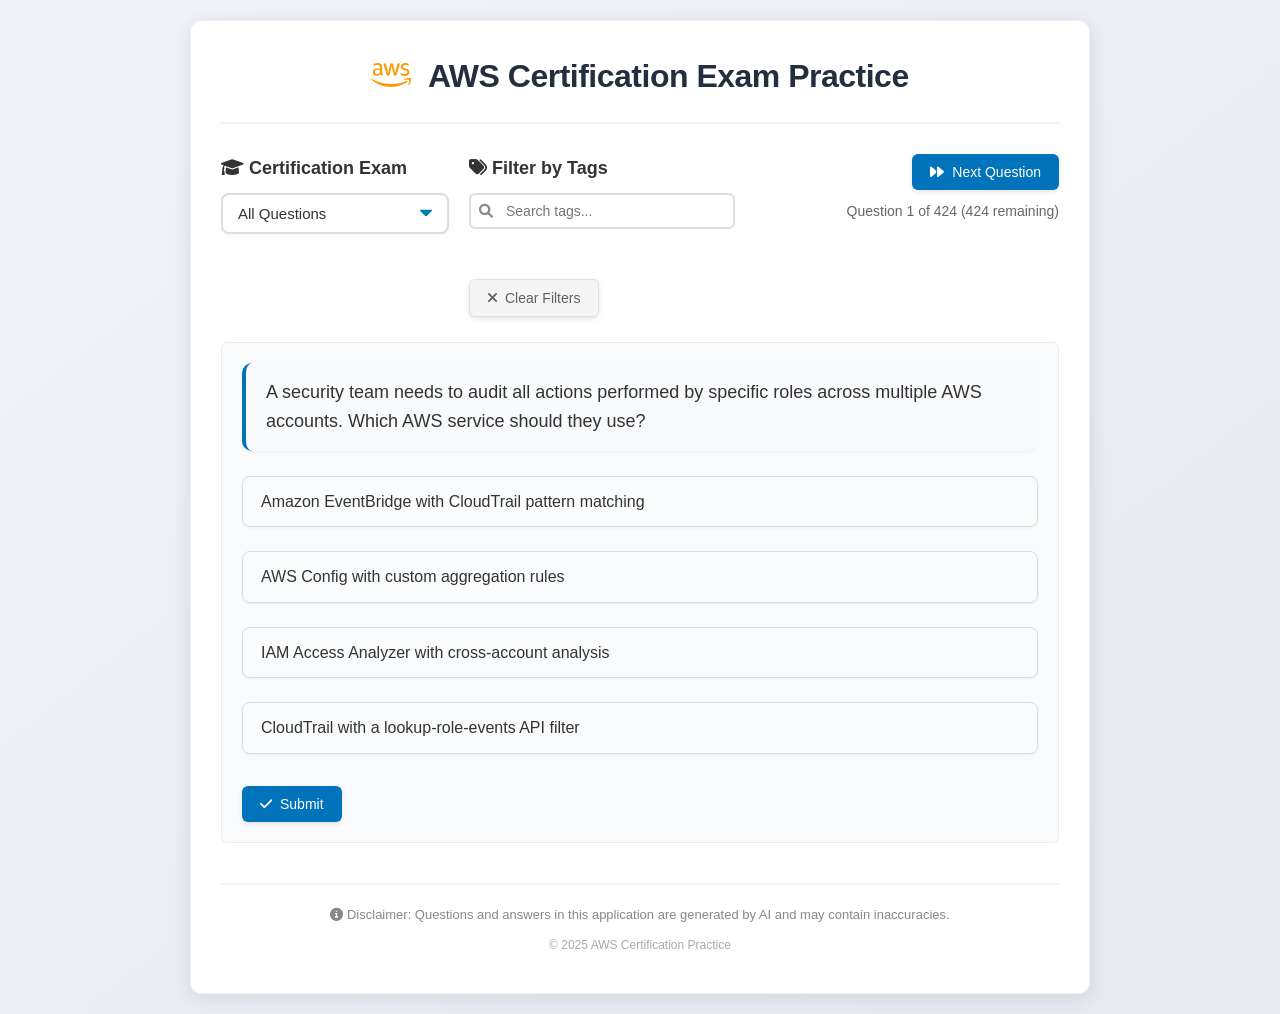
<file: index.html>
<!DOCTYPE html>
<html lang="en">
<head>
    <meta charset="UTF-8">
    <meta name="viewport" content="width=device-width, initial-scale=1.0">
    <title>AWS Certification Exam Practice</title>
    <link rel="stylesheet" href="styles.css">
    <link rel="stylesheet" href="https://cdnjs.cloudflare.com/ajax/libs/font-awesome/6.0.0-beta3/css/all.min.css">
</head>
<body>
    <div class="container">
        <header>
            <h1><i class="fab fa-aws"></i> AWS Certification Exam Practice</h1>
        </header>
        
        <div class="controls">
            <div class="profile-section">
                <h3><i class="fas fa-graduation-cap"></i> Certification Exam</h3>
                <select id="profile-selector">
                    <option value="all">All Questions</option>
                </select>
            </div>
            <div class="filter-section">
                <h3><i class="fas fa-tags"></i> Filter by Tags</h3>
                <div class="tag-search-wrapper">
                    <div class="tag-search-input">
                        <i class="fas fa-search"></i>
                        <input type="text" id="tag-search" placeholder="Search tags..." autocomplete="off">
                    </div>
                    <div id="tag-suggestions" class="hidden"></div>
                </div>
                <div id="selected-tags-container"></div>
                <button id="clear-filters"><i class="fas fa-times"></i> Clear Filters</button>
            </div>
            <div class="question-controls">
                <button id="next-question"><i class="fas fa-forward"></i> Next Question</button>
                <span id="question-counter">Question 0 of 0</span>
            </div>
        </div>
        
        <div class="question-container">
            <div id="question-text"></div>
            
            <div id="multiple-choice-container" class="hidden">
                <div id="options-container"></div>
                <button id="submit-answer"><i class="fas fa-check"></i> Submit</button>
                <div id="feedback" class="hidden"></div>
            </div>
            
            <div id="open-ended-container" class="hidden">
                <button id="reveal-answer"><i class="fas fa-eye"></i> Reveal Answer</button>
                <div id="answer-text" class="hidden"></div>
            </div>
        </div>
        
        <footer class="disclaimer">
            <p><i class="fas fa-info-circle"></i> Disclaimer: Questions and answers in this application are generated by AI and may contain inaccuracies.</p>
            <p class="copyright">© 2025 AWS Certification Practice</p>
        </footer>
    </div>
    <script src="main.js"></script>
</body>
</html>
</file>
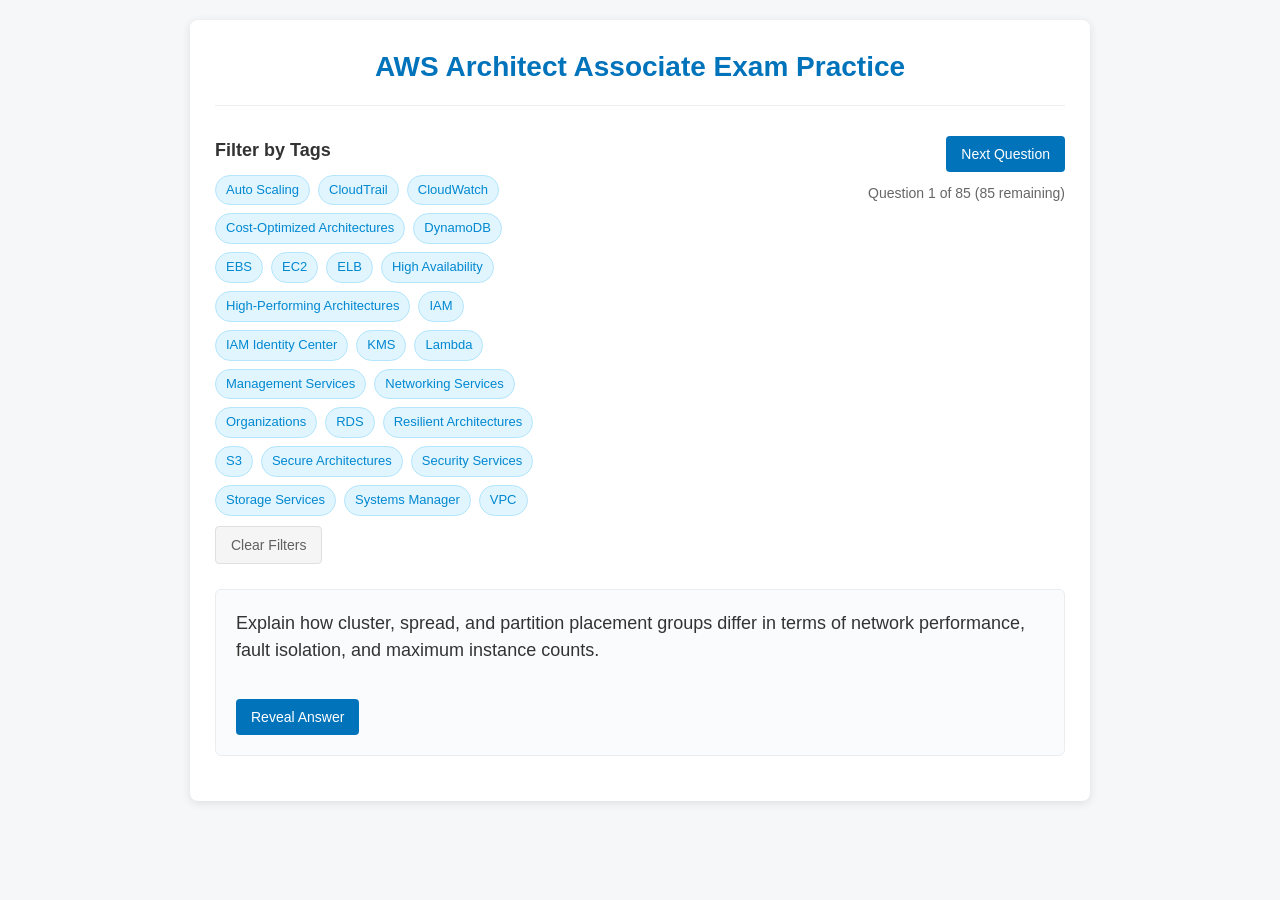
<file: aws-exam-practice/index.html>
<!DOCTYPE html>
<html lang="en">
<head>
    <meta charset="UTF-8">
    <meta name="viewport" content="width=device-width, initial-scale=1.0">
    <title>AWS Architect Associate Exam Practice</title>
    <link rel="stylesheet" href="styles.css">
</head>
<body>
    <div class="container">
        <header>
            <h1>AWS Architect Associate Exam Practice</h1>
        </header>
        
        <div class="controls">
            <div class="filter-section">
                <h3>Filter by Tags</h3>
                <div id="tags-container"></div>
                <button id="clear-filters">Clear Filters</button>
            </div>
            <div class="question-controls">
                <button id="next-question">Next Question</button>
                <span id="question-counter">Question 0 of 0</span>
            </div>
        </div>
        
        <div class="question-container">
            <div id="question-text"></div>
            
            <div id="multiple-choice-container" class="hidden">
                <div id="options-container"></div>
                <button id="submit-answer">Submit</button>
                <div id="feedback" class="hidden"></div>
            </div>
            
            <div id="open-ended-container" class="hidden">
                <button id="reveal-answer">Reveal Answer</button>
                <div id="answer-text" class="hidden"></div>
            </div>
        </div>
    </div>
    <script src="main.js"></script>
</body>
</html>
</file>
<file: styles.css>
/* Reset and base styles */
* {
    margin: 0;
    padding: 0;
    box-sizing: border-box;
}

body {
    font-family: 'Segoe UI', Tahoma, Geneva, Verdana, sans-serif;
    line-height: 1.6;
    color: #333;
    background-color: #f0f3f8;
    padding: 20px;
    background-image: linear-gradient(to bottom right, #f0f3f8, #e6eaf0);
    min-height: 100vh;
}

.container {
    max-width: 900px;
    margin: 0 auto;
    background-color: #fff;
    border-radius: 12px;
    box-shadow: 0 4px 20px rgba(0, 0, 0, 0.1);
    padding: 30px;
    border: 1px solid rgba(0, 0, 0, 0.05);
}

header {
    text-align: center;
    margin-bottom: 30px;
    padding-bottom: 20px;
    border-bottom: 2px solid #f0f3f8;
    position: relative;
}

header h1 {
    color: #232f3e; /* AWS dark blue */
    font-size: 32px;
    font-weight: 600;
    letter-spacing: -0.5px;
}

header h1 i {
    color: #ff9900; /* AWS orange */
    margin-right: 10px;
}

/* Controls section */
.controls {
    display: flex;
    justify-content: space-between;
    align-items: flex-start;
    margin-bottom: 25px;
    gap: 20px;
}

.profile-section {
    flex-basis: 30%;
}

.profile-section h3 {
    margin-bottom: 10px;
    font-size: 18px;
    color: #333;
}

#profile-selector {
    width: 100%;
    padding: 10px 15px;
    font-size: 15px;
    border: 2px solid #ddd;
    border-radius: 8px;
    background-color: #fff;
    color: #333;
    cursor: pointer;
    transition: all 0.3s ease;
    appearance: none;
    background-image: url("data:image/svg+xml;charset=US-ASCII,%3Csvg%20xmlns%3D%22http%3A%2F%2Fwww.w3.org%2F2000%2Fsvg%22%20width%3D%22292.4%22%20height%3D%22292.4%22%3E%3Cpath%20fill%3D%22%23007CB2%22%20d%3D%22M287%2069.4a17.6%2017.6%200%200%200-13-5.4H18.4c-5%200-9.3%201.8-12.9%205.4A17.6%2017.6%200%200%200%200%2082.2c0%205%201.8%209.3%205.4%2012.9l128%20127.9c3.6%203.6%207.8%205.4%2012.8%205.4s9.2-1.8%2012.8-5.4L287%2095c3.5-3.5%205.4-7.8%205.4-12.8%200-5-1.9-9.2-5.5-12.8z%22%2F%3E%3C%2Fsvg%3E");
    background-repeat: no-repeat;
    background-position: right 15px top 50%;
    background-size: 12px auto;
    padding-right: 30px;
    box-shadow: 0 1px 3px rgba(0, 0, 0, 0.05);
}

#profile-selector:hover {
    border-color: #0073bb;
    transform: translateY(-1px);
    box-shadow: 0 2px 5px rgba(0, 0, 0, 0.1);
}

#profile-selector:focus {
    outline: none;
    border-color: #0073bb;
    box-shadow: 0 0 0 3px rgba(0, 115, 187, 0.2);
}

.filter-section {
    flex-basis: 35%;
}

.filter-section h3 {
    margin-bottom: 10px;
    font-size: 18px;
    color: #333;
}

.question-controls {
    text-align: right;
    flex-basis: 40%;
    display: flex;
    flex-direction: column;
    gap: 10px;
    align-items: flex-end;
}

#question-counter {
    font-size: 14px;
    color: #666;
}

/* Tags styling */
.filter-section {
    position: relative;
}

.tag-search-wrapper {
    position: relative;
    margin-bottom: 10px;
}

.tag-search-input {
    position: relative;
    display: flex;
    align-items: center;
}

.tag-search-input i {
    position: absolute;
    left: 10px;
    color: #888;
    font-size: 14px;
}

#tag-search {
    width: 100%;
    padding: 8px 10px 8px 35px;
    border: 2px solid #ddd;
    border-radius: 6px;
    font-size: 14px;
    transition: all 0.3s ease;
}

#tag-search:focus {
    outline: none;
    border-color: #0073bb;
    box-shadow: 0 0 0 2px rgba(0, 115, 187, 0.1);
}

#tag-suggestions {
    position: absolute;
    top: 100%;
    left: 0;
    right: 0;
    background-color: white;
    border: 1px solid #ddd;
    border-radius: 0 0 6px 6px;
    box-shadow: 0 4px 10px rgba(0, 0, 0, 0.1);
    max-height: 200px;
    overflow-y: auto;
    z-index: 10;
    margin-top: -1px;
}

.tag-suggestion {
    padding: 8px 12px;
    cursor: pointer;
    transition: background-color 0.2s;
    border-bottom: 1px solid #f0f0f0;
    display: flex;
    justify-content: space-between;
    align-items: center;
}

.tag-suggestion:hover {
    background-color: #f5f9ff;
}

.tag-suggestion .checkbox {
    width: 16px;
    height: 16px;
    border: 2px solid #ddd;
    border-radius: 3px;
    margin-right: 8px;
    display: inline-flex;
    align-items: center;
    justify-content: center;
    transition: all 0.2s;
    flex-shrink: 0;
}

.tag-suggestion.selected .checkbox {
    background-color: #0073bb;
    border-color: #0073bb;
}

.tag-suggestion.selected .checkbox:after {
    content: '\2713';
    color: white;
    font-size: 12px;
    line-height: 1;
}

.tag-suggestion.selected {
    background-color: #f0f7ff;
}

.multi-select-actions {
    padding: 8px 12px;
    display: flex;
    justify-content: space-between;
    border-top: 1px solid #eee;
    background-color: #f8fafc;
}

.multi-select-actions button {
    padding: 5px 10px;
    font-size: 12px;
    background-color: #f0f3f8;
    color: #555;
    border: 1px solid #ddd;
}

.multi-select-actions button.apply {
    background-color: #0073bb;
    color: white;
    border: none;
}

.tag-suggestion:last-child {
    border-bottom: none;
}

#selected-tags-container {
    display: flex;
    flex-wrap: wrap;
    gap: 6px;
    margin-bottom: 10px;
    min-height: 30px;
}

#tags-container::-webkit-scrollbar {
    width: 6px;
}

#tags-container::-webkit-scrollbar-track {
    background: #f1f1f1;
    border-radius: 4px;
}

#tags-container::-webkit-scrollbar-thumb {
    background: #b3e5fc;
    border-radius: 4px;
}

.tag {
    display: inline-block;
    background-color: #e9f5ff;
    color: #0073bb;
    padding: 6px 12px;
    border-radius: 20px;
    margin: 3px;
    font-size: 13px;
    cursor: pointer;
    transition: all 0.3s ease;
    border: 1px solid rgba(0, 115, 187, 0.1);
    box-shadow: 0 1px 3px rgba(0, 0, 0, 0.05);
}

.tag:hover {
    background-color: #d0ebff;
    transform: translateY(-1px);
    box-shadow: 0 2px 5px rgba(0, 0, 0, 0.1);
}

.tag.selected {
    background-color: #0073bb;
    color: white;
    border-color: #0073bb;
    font-weight: 500;
}

/* Question container styling */
.question-container {
    background-color: #fafbfc;
    border: 1px solid #eaedf0;
    border-radius: 6px;
    padding: 20px;
    margin-bottom: 20px;
}

#question-text {
    font-size: 18px;
    margin-bottom: 25px;
    line-height: 1.6;
    padding: 15px 20px;
    background-color: #f8fafc;
    border-radius: 10px;
    border-left: 4px solid #0073bb;
    box-shadow: 0 1px 3px rgba(0, 0, 0, 0.05);
}

/* Multiple choice styling */
#options-container {
    display: flex;
    flex-direction: column;
    gap: 12px;
    margin-bottom: 20px;
}

.option {
    padding: 12px 18px;
    margin-bottom: 12px;
    border: 1px solid #ddd;
    border-radius: 8px;
    cursor: pointer;
    transition: all 0.3s ease;
    position: relative;
    box-shadow: 0 1px 3px rgba(0, 0, 0, 0.05);
}

.option:hover {
    background-color: #f9f9f9;
    transform: translateY(-1px);
    box-shadow: 0 2px 5px rgba(0, 0, 0, 0.1);
}

.option.selected {
    border-color: #0073bb;
    background-color: #e9f5ff;
    font-weight: 500;
}

.option.correct {
    background-color: #e8f5e9;
    border-color: #a5d6a7;
}

.option.incorrect {
    background-color: #ffebee;
    border-color: #ef9a9a;
}

/* Open ended question styling */
#answer-text {
    background-color: #e8f5e9;
    border-left: 4px solid #66bb6a;
    padding: 15px;
    margin-top: 15px;
    border-radius: 4px;
}

/* Feedback styling */
#feedback {
    margin-top: 15px;
    padding: 12px;
    border-radius: 4px;
}

#feedback.correct {
    background-color: #e8f5e9;
    border-left: 4px solid #66bb6a;
    color: #2e7d32;
}

#feedback.incorrect {
    background-color: #ffebee;
    border-left: 4px solid #ef5350;
    color: #c62828;
}

/* Button styling */
button {
    background-color: #0073bb;
    color: white;
    border: none;
    padding: 10px 18px;
    border-radius: 6px;
    cursor: pointer;
    font-size: 14px;
    transition: all 0.3s ease;
    font-weight: 500;
    display: inline-flex;
    align-items: center;
    justify-content: center;
    gap: 8px;
    box-shadow: 0 2px 5px rgba(0, 0, 0, 0.1);
}

button:hover {
    background-color: #005a93;
    transform: translateY(-1px);
    box-shadow: 0 4px 8px rgba(0, 0, 0, 0.15);
}

button:active {
    transform: translateY(0);
    box-shadow: 0 2px 3px rgba(0, 0, 0, 0.1);
}

button:disabled {
    background-color: #ccc;
    cursor: not-allowed;
    transform: none;
    box-shadow: none;
}

button i {
    font-size: 14px;
}

#clear-filters {
    background-color: #f5f5f5;
    color: #616161;
    border: 1px solid #e0e0e0;
}

#clear-filters:hover {
    background-color: #e0e0e0;
}

#reveal-answer {
    margin-top: 15px;
}

/* Disclaimer footer styling */
.disclaimer {
    margin-top: 40px;
    padding-top: 20px;
    border-top: 2px solid #f0f3f8;
    font-size: 13px;
    color: #888;
    text-align: center;
}

.disclaimer p {
    margin-bottom: 8px;
}

.copyright {
    font-size: 12px;
    color: #aaa;
    margin-top: 10px;
}

/* Utility classes */
.hidden {
    display: none;
}
</file>
<file: aws-exam-practice/styles.css>
/* Reset and base styles */
* {
    margin: 0;
    padding: 0;
    box-sizing: border-box;
}

body {
    font-family: 'Segoe UI', Tahoma, Geneva, Verdana, sans-serif;
    line-height: 1.6;
    color: #333;
    background-color: #f5f7f9;
    padding: 20px;
}

.container {
    max-width: 900px;
    margin: 0 auto;
    background-color: #fff;
    border-radius: 8px;
    box-shadow: 0 2px 10px rgba(0, 0, 0, 0.1);
    padding: 25px;
}

header {
    text-align: center;
    margin-bottom: 30px;
    padding-bottom: 15px;
    border-bottom: 1px solid #eee;
}

header h1 {
    color: #0073bb;
    font-size: 28px;
}

/* Controls section */
.controls {
    display: flex;
    justify-content: space-between;
    align-items: flex-start;
    margin-bottom: 25px;
}

.filter-section {
    flex-basis: 40%;
}

.filter-section h3 {
    margin-bottom: 10px;
    font-size: 18px;
    color: #333;
}

.question-controls {
    text-align: right;
    flex-basis: 40%;
    display: flex;
    flex-direction: column;
    gap: 10px;
    align-items: flex-end;
}

#question-counter {
    font-size: 14px;
    color: #666;
}

/* Tags styling */
#tags-container {
    display: flex;
    flex-wrap: wrap;
    gap: 8px;
    margin-bottom: 10px;
}

.tag {
    background-color: #e1f5fe;
    border: 1px solid #b3e5fc;
    color: #0288d1;
    padding: 4px 10px;
    border-radius: 16px;
    font-size: 13px;
    cursor: pointer;
    transition: all 0.2s;
}

.tag:hover {
    background-color: #b3e5fc;
}

.tag.selected {
    background-color: #0288d1;
    color: white;
}

/* Question container styling */
.question-container {
    background-color: #fafbfc;
    border: 1px solid #eaedf0;
    border-radius: 6px;
    padding: 20px;
    margin-bottom: 20px;
}

#question-text {
    font-size: 18px;
    margin-bottom: 20px;
    line-height: 1.5;
}

/* Multiple choice styling */
#options-container {
    display: flex;
    flex-direction: column;
    gap: 12px;
    margin-bottom: 20px;
}

.option {
    padding: 12px 15px;
    background-color: #f8f9fa;
    border: 1px solid #e9ecef;
    border-radius: 6px;
    cursor: pointer;
    transition: all 0.2s;
}

.option:hover {
    background-color: #e9ecef;
}

.option.selected {
    background-color: #e3f2fd;
    border-color: #90caf9;
}

.option.correct {
    background-color: #e8f5e9;
    border-color: #a5d6a7;
}

.option.incorrect {
    background-color: #ffebee;
    border-color: #ef9a9a;
}

/* Open ended question styling */
#answer-text {
    background-color: #e8f5e9;
    border-left: 4px solid #66bb6a;
    padding: 15px;
    margin-top: 15px;
    border-radius: 4px;
}

/* Feedback styling */
#feedback {
    margin-top: 15px;
    padding: 12px;
    border-radius: 4px;
}

#feedback.correct {
    background-color: #e8f5e9;
    border-left: 4px solid #66bb6a;
    color: #2e7d32;
}

#feedback.incorrect {
    background-color: #ffebee;
    border-left: 4px solid #ef5350;
    color: #c62828;
}

/* Button styling */
button {
    background-color: #0073bb;
    color: white;
    border: none;
    padding: 10px 15px;
    border-radius: 4px;
    cursor: pointer;
    font-size: 14px;
    transition: background-color 0.2s;
}

button:hover {
    background-color: #005a8e;
}

#clear-filters {
    background-color: #f5f5f5;
    color: #616161;
    border: 1px solid #e0e0e0;
}

#clear-filters:hover {
    background-color: #e0e0e0;
}

#reveal-answer {
    margin-top: 15px;
}

/* Utility classes */
.hidden {
    display: none;
}
</file>
